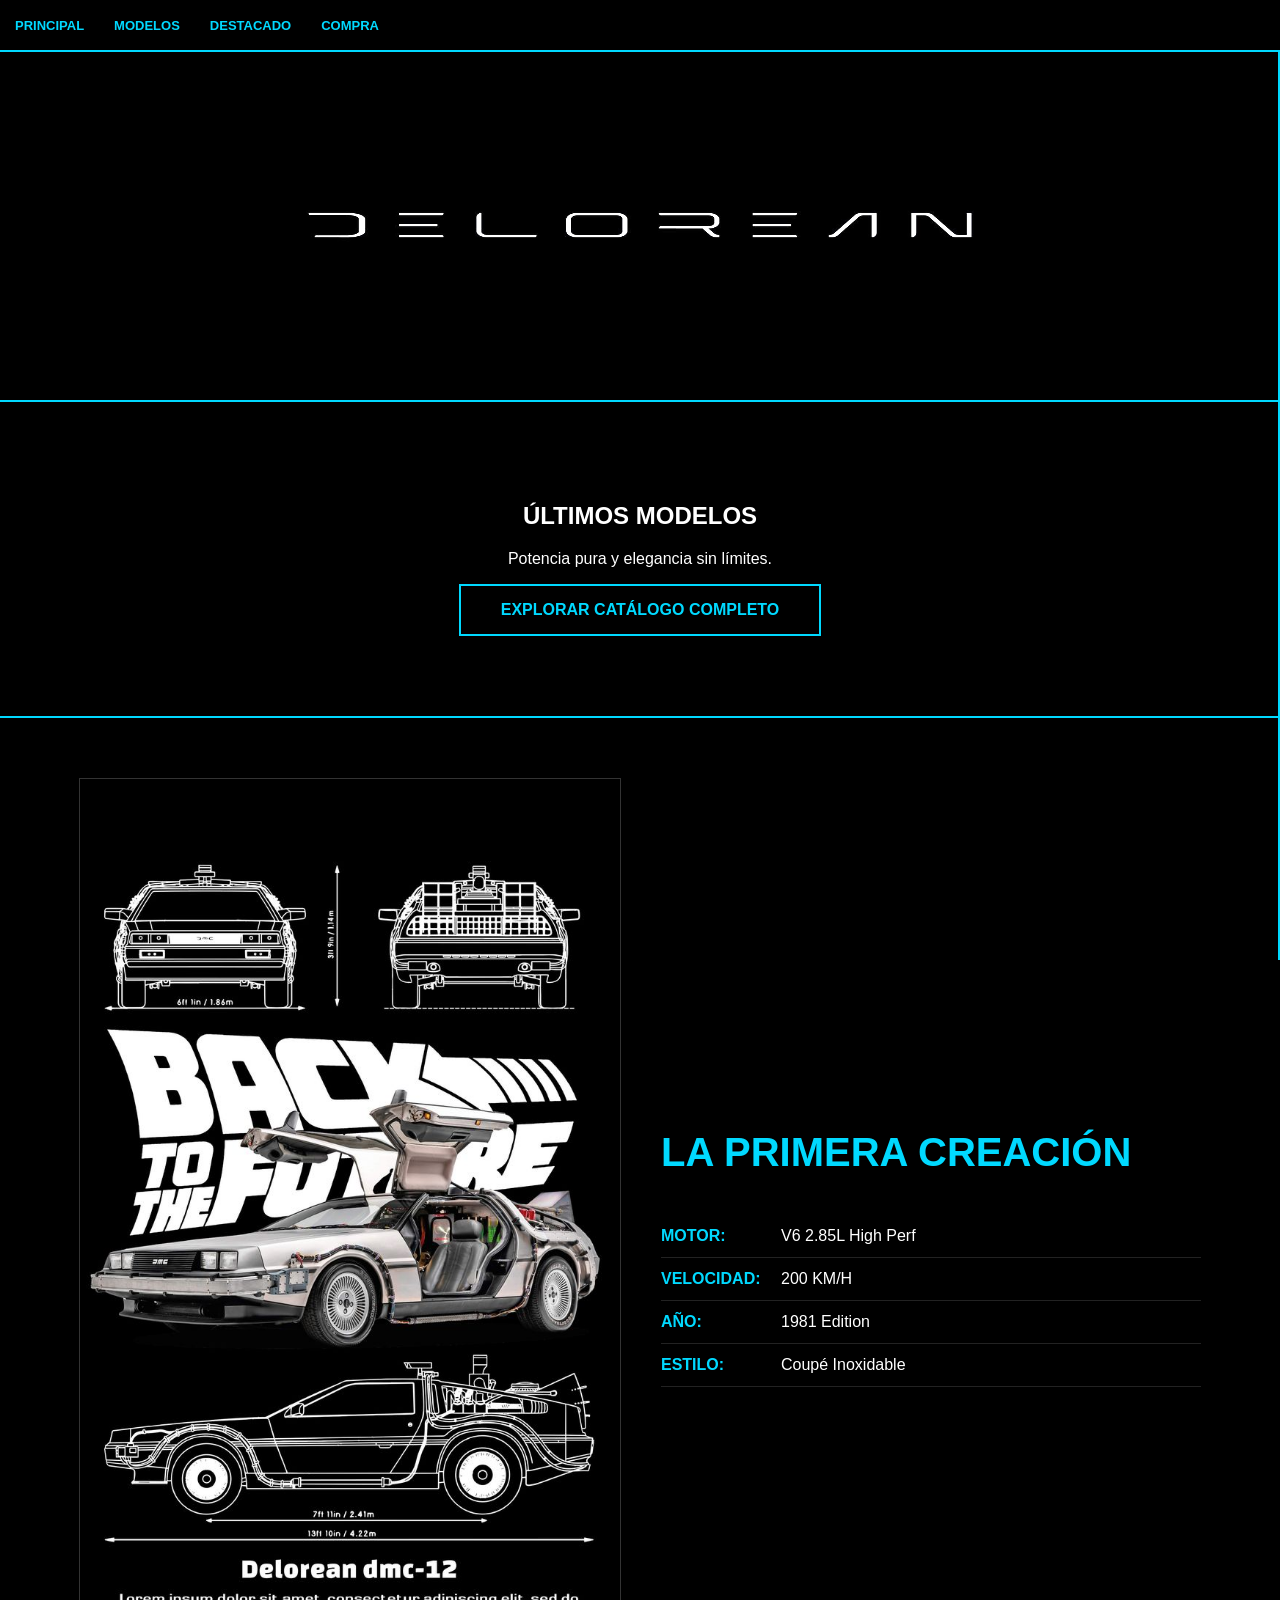
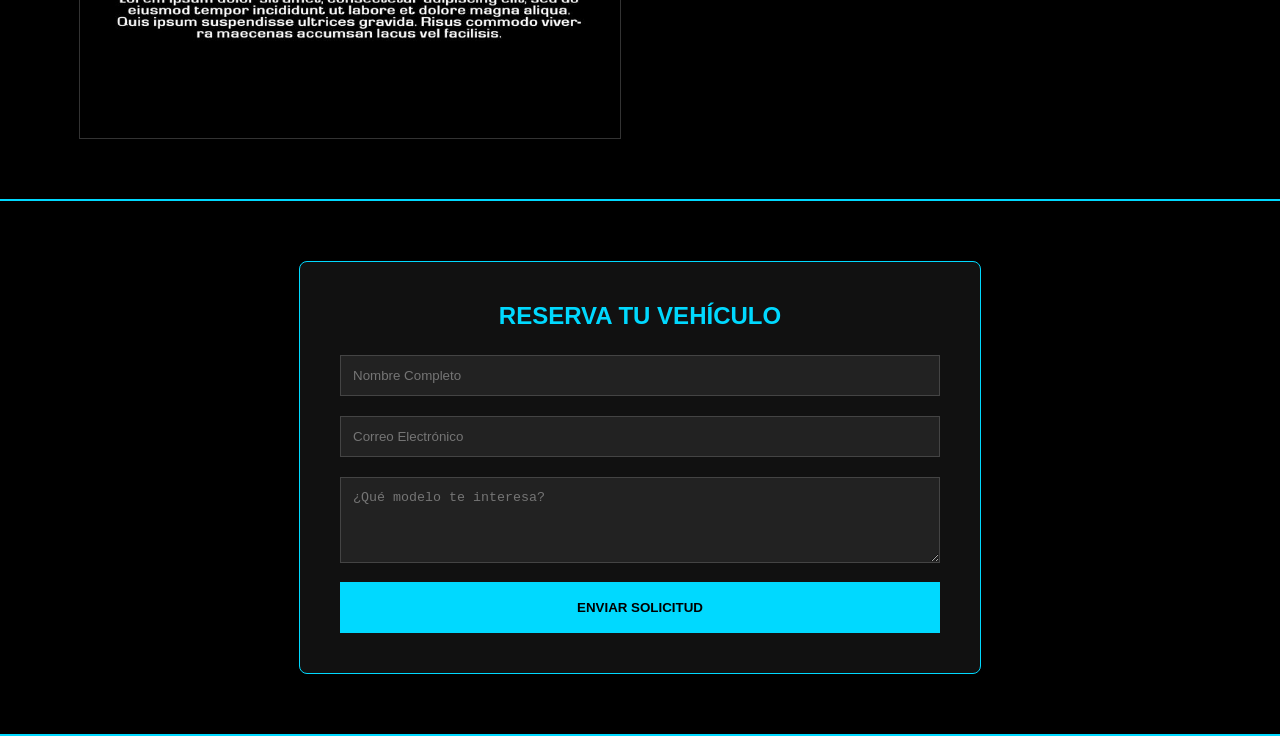
<file: index.html>
<!DOCTYPE html>
<html lang="es">
<head>
    <meta charset="UTF-8">
    <meta name="viewport" content="width=device-width, initial-scale=1.0">
    <title>DeLorean | Luxury Motors</title>
    <style>
        /* --- PANTALLA DE BIENVENIDA --- */
        .intro-overlay {
            position: fixed; top: 0; left: 0; width: 100%; height: 100%;
            background: black; display: flex; justify-content: center;
            align-items: center; z-index: 2000;
            animation: fadeOut 0.8s forwards 1.8s;
        }
        /* Sin text-shadow neón */
        .intro-overlay h1 { color: #00d9ff; font-size: 4rem; letter-spacing: 10px; text-transform: uppercase; }
        @keyframes fadeOut { to { opacity: 0; visibility: hidden; } }

        /* --- ESTILOS GENERALES --- */
        body { margin: 0; font-family: Arial, sans-serif; background-color: #000; color: white; overflow-x: hidden; scroll-behavior: smooth; }

        /* --- NAVBAR --- */
        .navbar {
            background: #000; position: fixed; width: 100%; top: 0; height: 50px;
            z-index: 1000; display: flex; align-items: center; border-bottom: 2px solid #00d9ff;
        }
        .navbar a { color: #00d9ff; padding: 14px 15px; text-decoration: none; font-weight: bold; text-transform: uppercase; font-size: 13px; }
        .navbar a:hover { background: #004a57; color: white; }

        .hamburger { display: none; color: #00d9ff; font-size: 25px; padding: 10px 20px; cursor: pointer; margin-left: auto; }

        /* MENU LATERAL */
        .menu-lateral {
            position: fixed; top: 0; right: -220px; width: 220px; height: 100%;
            background: #111; padding-top: 60px; transition: 0.3s; border-left: 2px solid #00d9ff; z-index: 999;
        }
        .menu-lateral a { display: block; color: #00d9ff; padding: 15px; text-decoration: none; border-bottom: 1px solid #222; }
        #toggle:checked ~ .menu-lateral { right: 0; }

        /* --- SECCIONES --- */
        section { padding: 60px 20px; border-bottom: 2px solid #00d9ff; }
        .header-logo { padding: 0; background: #000; text-align: center; margin-top: 50px; }
        .logo-full { width: 100%; max-height: 350px; object-fit: contain; filter: invert(1) brightness(1.5); display: block; }

        .seccion-modelos { text-align: center; padding: 80px 20px; }
        .btn-lujo {
            display: inline-block; padding: 15px 40px; border: 2px solid #00d9ff;
            color: #00d9ff; text-decoration: none; font-weight: bold; transition: 0.3s;
        }
        /* Hover sólido sin box-shadow */
        .btn-lujo:hover { background: #00d9ff; color: black; box-shadow: none; }

        /* --- SECCIÓN ESPECIAL --- */
        .caja-especial { display: flex; align-items: center; justify-content: center; flex-wrap: wrap; gap: 40px; max-width: 1200px; margin: 0 auto; }
        .caja-especial img { width: 45%; min-width: 300px; border: 1px solid #333; }
        .info-especial { width: 45%; min-width: 300px; }
        .tabla-datos { width: 100%; border-collapse: collapse; }
        .tabla-datos td { padding: 12px 0; border-bottom: 1px solid #222; }
        .tabla-datos .label { color: #00d9ff; font-weight: bold; width: 120px; }

        /* --- FORMULARIO --- */
        .card-compra { background: #111; max-width: 600px; margin: 0 auto; padding: 40px; border: 1px solid #00d9ff; border-radius: 8px; }
        input, textarea { width: 100%; padding: 12px; margin: 5px 0 15px 0; background: #222; border: 1px solid #444; color: white; box-sizing: border-box; }
        
        .btn-enviar { 
            width: 100%; padding: 18px; background: #00d9ff; color: black; border: none; 
            font-weight: bold; cursor: pointer; text-transform: uppercase; transition: 0.3s; 
        }
        /* Hover sin brillo */
        .btn-enviar:hover { background: #fff; box-shadow: none; transform: translateY(-2px); }

        @media (max-width: 768px) {
            .navbar a { display: none; }
            .hamburger { display: block; }
        }
    </style>
</head>
<body>

    <div class="intro-overlay"><h1>DELOREAN</h1></div>

    <input type="checkbox" id="toggle" hidden>

    <nav class="navbar">
        <a href="#inicio">Principal</a>
        <a href="modelos.html">Modelos</a>
        <a href="#especial">Destacado</a>
        <a href="#compra">Compra</a>
        <label for="toggle" class="hamburger">☰</label>
    </nav>

    <div class="menu-lateral">
        <a href="#inicio">Principal</a>
        <a href="modelos.html">Modelos</a>
        <a href="#especial">Destacado</a>
        <a href="#compra">Compra</a>
    </div>

    <section id="inicio" class="header-logo">
        <img src="img/logo.jpg" alt="DeLorean Logo" class="logo-full">
    </section>

    <section id="modelos" class="seccion-modelos">
        <h2>ÚLTIMOS MODELOS</h2>
        <p>Potencia pura y elegancia sin límites.</p>
        <a href="modelos.html" class="btn-lujo">EXPLORAR CATÁLOGO COMPLETO</a>
    </section>

    <section id="especial">
        <div class="caja-especial">
            <img src="img/primero.jpg" alt="DMC-12">
            <div class="info-especial">
                <h3 style="color:#00d9ff; font-size: 2.5rem; margin-top:0;">LA PRIMERA CREACIÓN</h3>
                <table class="tabla-datos">
                    <tr><td class="label">MOTOR:</td><td>V6 2.85L High Perf</td></tr>
                    <tr><td class="label">VELOCIDAD:</td><td>200 KM/H</td></tr>
                    <tr><td class="label">AÑO:</td><td>1981 Edition</td></tr>
                    <tr><td class="label">ESTILO:</td><td>Coupé Inoxidable</td></tr>
                </table>
            </div> 
        </div>
    </section>

    <section id="compra">
        <div class="card-compra">
            <h2 style="color:#00d9ff; text-align:center; margin-top:0;">RESERVA TU VEHÍCULO</h2>
             <form action="https://formspree.io/f/mvzlyawv" method="POST">
                <input type="text" name="name" placeholder="Nombre Completo" required>
                <input type="email" name="email" placeholder="Correo Electrónico" required>
                <textarea name="message" placeholder="¿Qué modelo te interesa?" rows="4" required></textarea>
                <button type="submit" class="btn-enviar">Enviar Solicitud</button>
            </form>
        </div>
    </section>

</body>
</html>
</file>
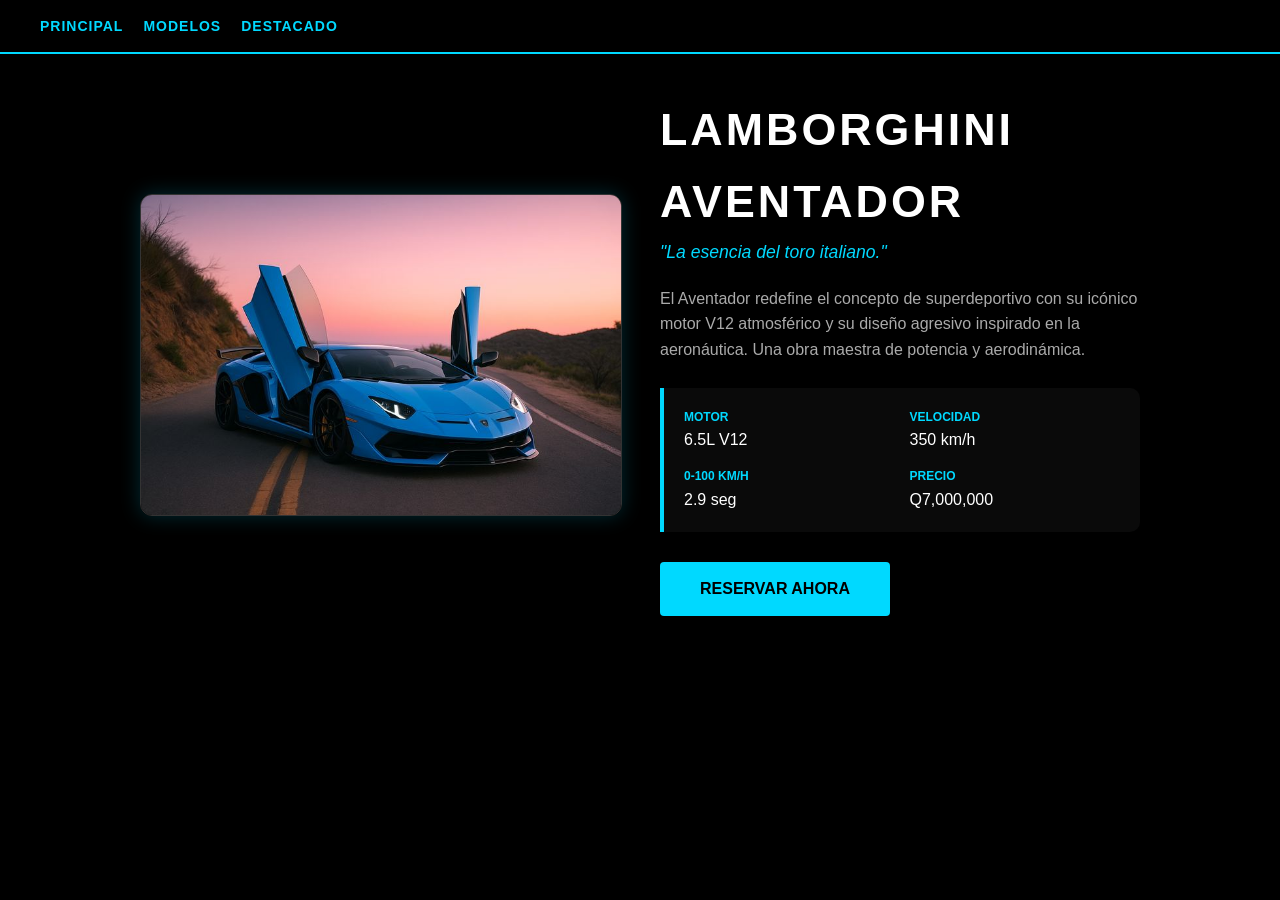
<file: aventador.html>
<!DOCTYPE html>
<html lang="es">
<head>
    <meta charset="UTF-8">
    <meta name="viewport" content="width=device-width, initial-scale=1.0">
    <title>Lamborghini Aventador | DeLorean</title>
    <link rel="stylesheet" href="estilos-carros.css">
    <style>
        .navbar { justify-content: flex-start; }
        .hamburger { display: none; }
        
        .foto-carro img {
            width: 100%;
            max-width: 800px;
            height: auto;
            display: block;
            border-radius: 12px;
            border: 1px solid #333;
            box-shadow: 0 0 20px rgba(0, 217, 255, 0.2);
        }

        @media (max-width: 768px) {
            .navbar a:not(.hamburger) { display: none; }
            .hamburger { display: block; }
        }
    </style>
</head>
<body>

    <input type="checkbox" id="toggle" hidden>
    <label for="toggle" class="capa-cerrar"></label>

    <nav class="navbar">
        <a href="index.html">Principal</a>
        <a href="modelos.html">Modelos</a>
        <a href="index.html#especial">Destacado</a>
        <label for="toggle" class="hamburger">☰</label>
    </nav>

    <div class="menu-lateral">
        <a href="index.html">Principal</a>
        <a href="modelos.html">Modelos</a>
        <a href="index.html#especial">Destacado</a>
    </div>

    <div class="container">
        <div class="foto-carro">
            <img src="img/aventador.jpg" alt="Lamborghini Aventador">
        </div>

        <div class="info-carro">
            <h1>Lamborghini Aventador</h1>
            <span class="subtitulo">"La esencia del toro italiano."</span>
            
            <p class="descripcion">
                El Aventador redefine el concepto de superdeportivo con su icónico motor V12 atmosférico y su diseño agresivo inspirado en la aeronáutica. Una obra maestra de potencia y aerodinámica.
            </p>

            <div class="specs-box">
                <div class="spec-item"><b>Motor</b> 6.5L V12</div>
                <div class="spec-item"><b>Velocidad</b> 350 km/h</div>
                <div class="spec-item"><b>0-100 km/h</b> 2.9 seg</div>
                <div class="spec-item"><b>Precio</b> Q7,000,000</div>
            </div>

            <a href="index.html#compra" class="btn-reserva">Reservar Ahora</a>
        </div>
    </div>

</body>
</html>
</file>
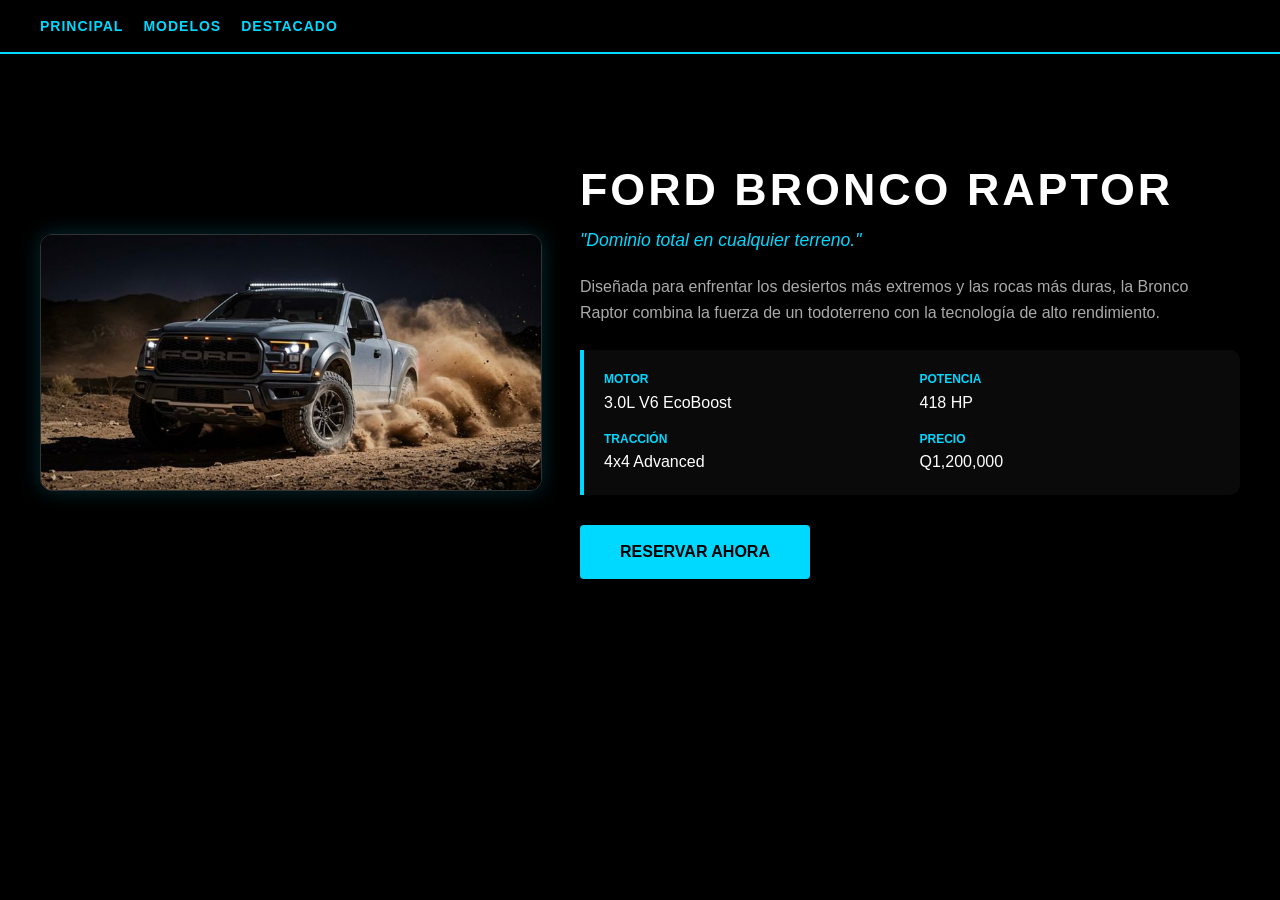
<file: bronco raptor.html>
<!DOCTYPE html>
<html lang="es">
<head>
    <meta charset="UTF-8">
    <meta name="viewport" content="width=device-width, initial-scale=1.0">
    <title>Ford Bronco Raptor | DeLorean</title>
    <link rel="stylesheet" href="estilos-carros.css">
    <style>
        .navbar { justify-content: flex-start; }
        .hamburger { display: none; }
        
        /* Layout Split */
        .container { display: flex; align-items: center; gap: 40px; flex-wrap: wrap; padding: 100px 20px; max-width: 1200px; margin: 0 auto; }
        .foto-carro, .info-carro { flex: 1; min-width: 300px; }

        .foto-carro img {
            width: 100%;
            height: auto;
            border-radius: 12px;
            border: 1px solid #333;
            box-shadow: 0 0 20px rgba(0, 217, 255, 0.2);
        }

        @media (max-width: 768px) {
            .navbar a:not(.hamburger) { display: none; }
            .hamburger { display: block; }
            .container { flex-direction: column; padding-top: 80px; }
        }
    </style>
</head>
<body>

    <input type="checkbox" id="toggle" hidden>
    <label for="toggle" class="capa-cerrar"></label>

    <nav class="navbar">
        <a href="index.html">Principal</a>
        <a href="modelos.html">Modelos</a>
        <a href="index.html#especial">Destacado</a>
        <label for="toggle" class="hamburger">☰</label>
    </nav>

    <div class="menu-lateral">
        <a href="index.html">Principal</a>
        <a href="modelos.html">Modelos</a>
        <a href="index.html#especial">Destacado</a>
    </div>

    <div class="container">
        <div class="foto-carro">
            <img src="img/bronco raptor.jpg" alt="Ford Bronco Raptor">
        </div>

        <div class="info-carro">
            <h1>Ford Bronco Raptor</h1>
            <span class="subtitulo">"Dominio total en cualquier terreno."</span>
            
            <p class="descripcion">
                Diseñada para enfrentar los desiertos más extremos y las rocas más duras, la Bronco Raptor combina la fuerza de un todoterreno con la tecnología de alto rendimiento.
            </p>

            <div class="specs-box">
                <div class="spec-item"><b>Motor</b> 3.0L V6 EcoBoost</div>
                <div class="spec-item"><b>Potencia</b> 418 HP</div>
                <div class="spec-item"><b>Tracción</b> 4x4 Advanced</div>
                <div class="spec-item"><b>Precio</b> Q1,200,000</div>
                
            </div>

            <a href="index.html#compra" class="btn-reserva">Reservar Ahora</a>
        </div>
    </div>
</body>
</html>
</file>
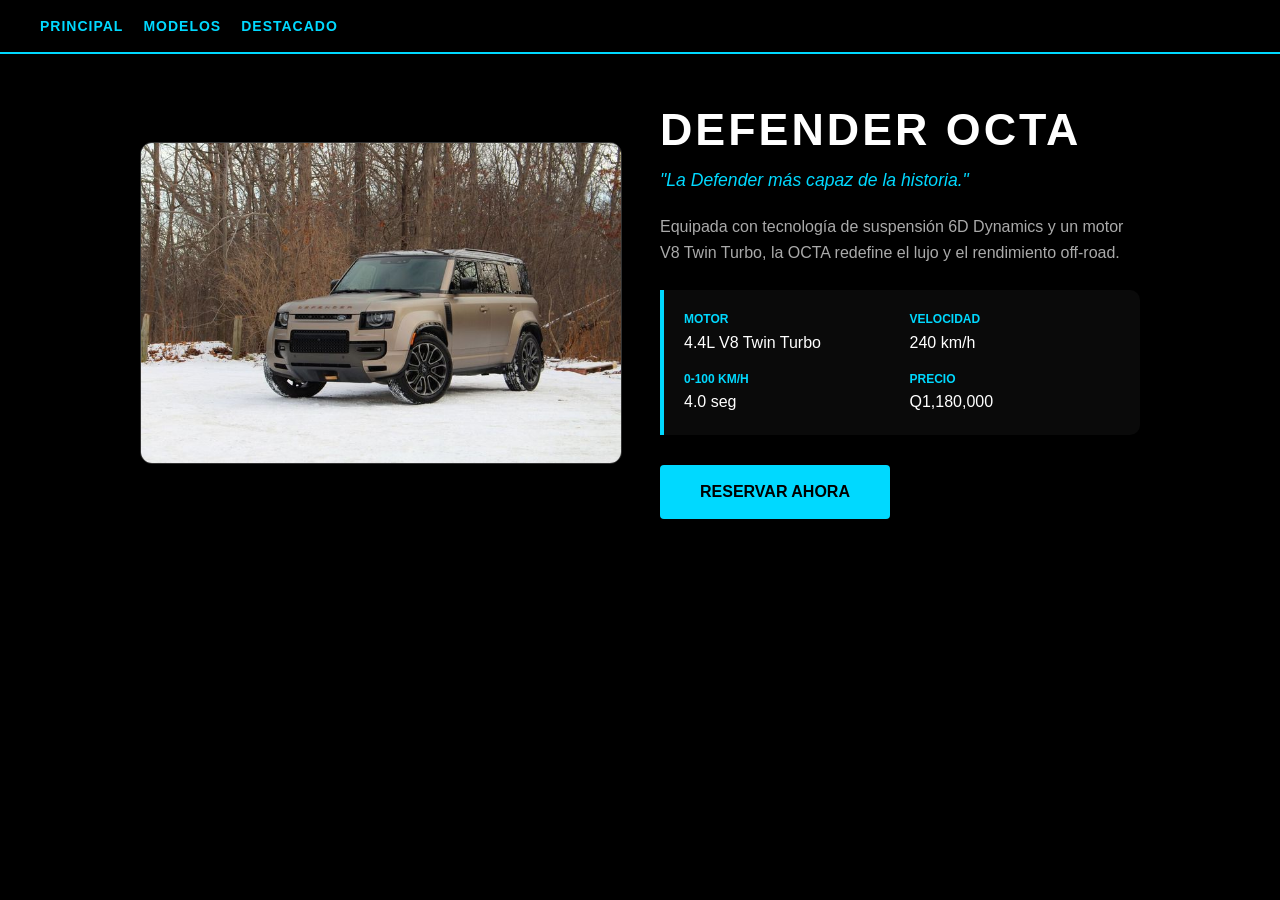
<file: defender octa.html>
<!DOCTYPE html>
<html lang="es">
<head>
    <meta charset="UTF-8">
    <meta name="viewport" content="width=device-width, initial-scale=1.0">
    <title>Defender OCTA | DeLorean</title>
    <link rel="stylesheet" href="estilos-carros.css">
    <style>
        .navbar { justify-content: flex-start; }
        .hamburger { display: none; }
        @media (max-width: 768px) {
            .navbar a:not(.hamburger-link) { display: none; }
            .hamburger { display: block; }
        }
    </style>
</head>
<body>
    <input type="checkbox" id="toggle" hidden>
    <nav class="navbar">
        <a href="index.html">Principal</a>
        <a href="modelos.html">Modelos</a>
        <a href="index.html#especial">Destacado</a>
        <label for="toggle" class="hamburger">☰</label>
    </nav>
    <div class="menu-lateral">
        <a href="index.html">Principal</a>
        <a href="modelos.html">Modelos</a>
        <a href="index.html#especial">Destacado</a>
    </div>
    <div class="container">
        <div class="foto-carro">
            <img src="img/defender octa.jpg" alt="Land Rover Defender OCTA">
        </div>
        <div class="info-carro">
            <h1>Defender OCTA</h1>
            <span class="subtitulo">"La Defender más capaz de la historia."</span>
            <p class="descripcion">
                Equipada con tecnología de suspensión 6D Dynamics y un motor V8 Twin Turbo, la OCTA redefine el lujo y el rendimiento off-road.
            </p>
            <div class="specs-box">
                <div class="spec-item"><b>Motor</b> 4.4L V8 Twin Turbo</div>
                <div class="spec-item"><b>Velocidad</b> 240 km/h</div>
                <div class="spec-item"><b>0-100 km/h</b> 4.0 seg</div>
                <div class="spec-item"><b>Precio</b> Q1,180,000</div>
            </div>
            <a href="index.html#compra" class="btn-reserva">Reservar Ahora</a>
        </div>
    </div>
</body>
</html>
</file>
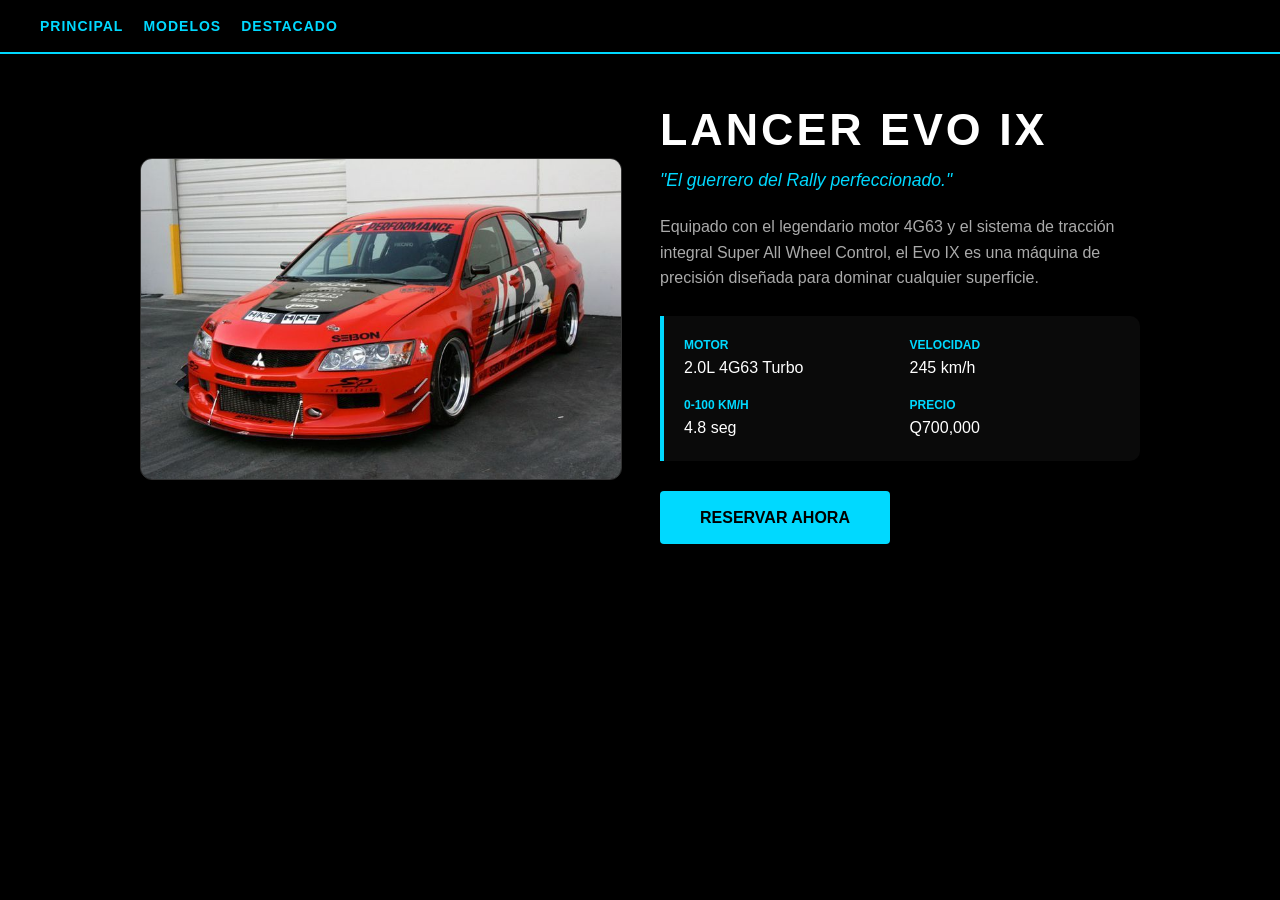
<file: evo 9.html>
<!DOCTYPE html>
<html lang="es">
<head>
    <meta charset="UTF-8">
    <meta name="viewport" content="width=device-width, initial-scale=1.0">
    <title>Mitsubishi Lancer Evo IX | DeLorean</title>
    <link rel="stylesheet" href="estilos-carros.css">
    <style>
        .navbar { justify-content: flex-start; }
        .hamburger { display: none; }
        
        .foto-carro img {
            width: 100%;
            max-width: 800px;
            height: auto;
            display: block;
            border-radius: 12px;
            border: 1px solid #333;
        }

        @media (max-width: 768px) {
            .navbar a:not(.hamburger) { display: none; }
            .hamburger { display: block; }
        }
    </style>
</head>
<body>

    <input type="checkbox" id="toggle" hidden>
    <label for="toggle" class="capa-cerrar"></label>

    <nav class="navbar">
        <a href="index.html">Principal</a>
        <a href="modelos.html">Modelos</a>
        <a href="index.html#especial">Destacado</a>
        <label for="toggle" class="hamburger">☰</label>
    </nav>

    <div class="menu-lateral">
        <a href="index.html">Principal</a>
        <a href="modelos.html">Modelos</a>
        <a href="index.html#especial">Destacado</a>
    </div>

    <div class="container">
        <div class="foto-carro">
            <img src="img/evo 9.jpg" alt="Mitsubishi Lancer Evolution IX">
        </div>

        <div class="info-carro">
            <h1>Lancer Evo IX</h1>
            <span class="subtitulo">"El guerrero del Rally perfeccionado."</span>
            
            <p class="descripcion">
                Equipado con el legendario motor 4G63 y el sistema de tracción integral Super All Wheel Control, el Evo IX es una máquina de precisión diseñada para dominar cualquier superficie.
            </p>

            <div class="specs-box">
                <div class="spec-item"><b>Motor</b> 2.0L 4G63 Turbo</div>
                <div class="spec-item"><b>Velocidad</b> 245 km/h</div>
                <div class="spec-item"><b>0-100 km/h</b> 4.8 seg</div>
                <div class="spec-item"><b>Precio</b> Q700,000</div>
            </div>

            <a href="index.html#compra" class="btn-reserva">Reservar Ahora</a>
        </div>
    </div>

</body>
</html>
</file>
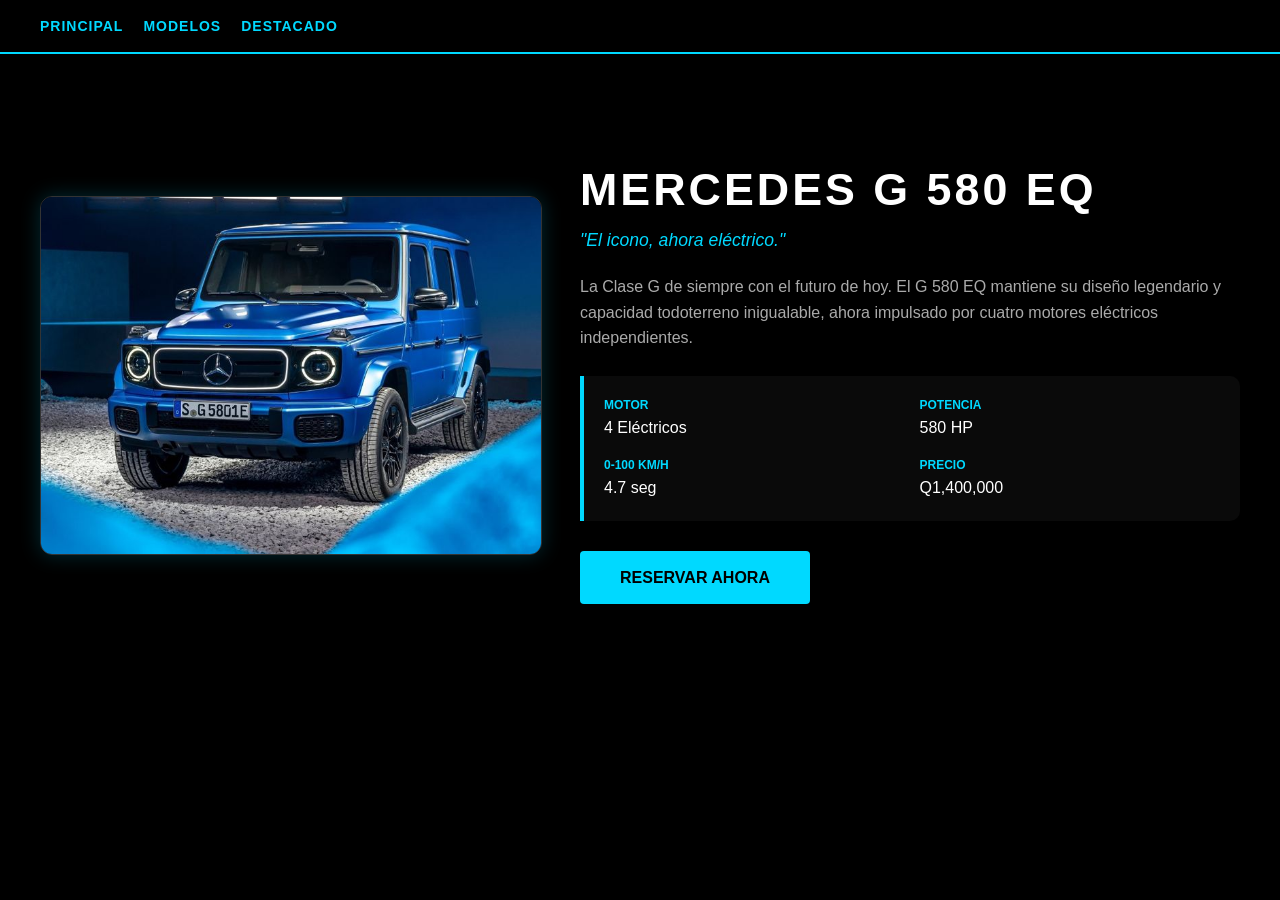
<file: g 580 eq.html>
<!DOCTYPE html>
<html lang="es">
<head>
    <meta charset="UTF-8">
    <meta name="viewport" content="width=device-width, initial-scale=1.0">
    <title>Mercedes G 580 EQ | DeLorean</title>
    <link rel="stylesheet" href="estilos-carros.css">
    <style>
        .navbar { justify-content: flex-start; }
        .hamburger { display: none; }
        
        .container { display: flex; align-items: center; gap: 40px; flex-wrap: wrap; padding: 100px 20px; max-width: 1200px; margin: 0 auto; }
        .foto-carro, .info-carro { flex: 1; min-width: 300px; }

        .foto-carro img {
            width: 100%;
            height: auto;
            border-radius: 12px;
            border: 1px solid #333;
            box-shadow: 0 0 20px rgba(0, 217, 255, 0.2);
        }

        @media (max-width: 768px) {
            .navbar a:not(.hamburger) { display: none; }
            .hamburger { display: block; }
            .container { flex-direction: column; padding-top: 80px; }
        }
    </style>
</head>
<body>

    <input type="checkbox" id="toggle" hidden>
    <label for="toggle" class="capa-cerrar"></label>

    <nav class="navbar">
        <a href="index.html">Principal</a>
        <a href="modelos.html">Modelos</a>
        <a href="index.html#especial">Destacado</a>
        <label for="toggle" class="hamburger">☰</label>
    </nav>

    <div class="menu-lateral">
        <a href="index.html">Principal</a>
        <a href="modelos.html">Modelos</a>
        <a href="index.html#especial">Destacado</a>
    </div>

    <div class="container">
        <div class="foto-carro">
            <img src="img/g 580 eq.jpg" alt="Mercedes G 580 EQ">
        </div>

        <div class="info-carro">
            <h1>Mercedes G 580 EQ</h1>
            <span class="subtitulo">"El icono, ahora eléctrico."</span>
            
            <p class="descripcion">
                La Clase G de siempre con el futuro de hoy. El G 580 EQ mantiene su diseño legendario y capacidad todoterreno inigualable, ahora impulsado por cuatro motores eléctricos independientes.
            </p>

            <div class="specs-box">
                <div class="spec-item"><b>Motor</b> 4 Eléctricos</div>
                <div class="spec-item"><b>Potencia</b> 580 HP</div>
                <div class="spec-item"><b>0-100 km/h</b> 4.7 seg</div>
                <div class="spec-item"><b>Precio</b> Q1,400,000</div>
            </div>

            <a href="index.html#compra" class="btn-reserva">Reservar Ahora</a>
        </div>
    </div>
</body>
</html>
</file>
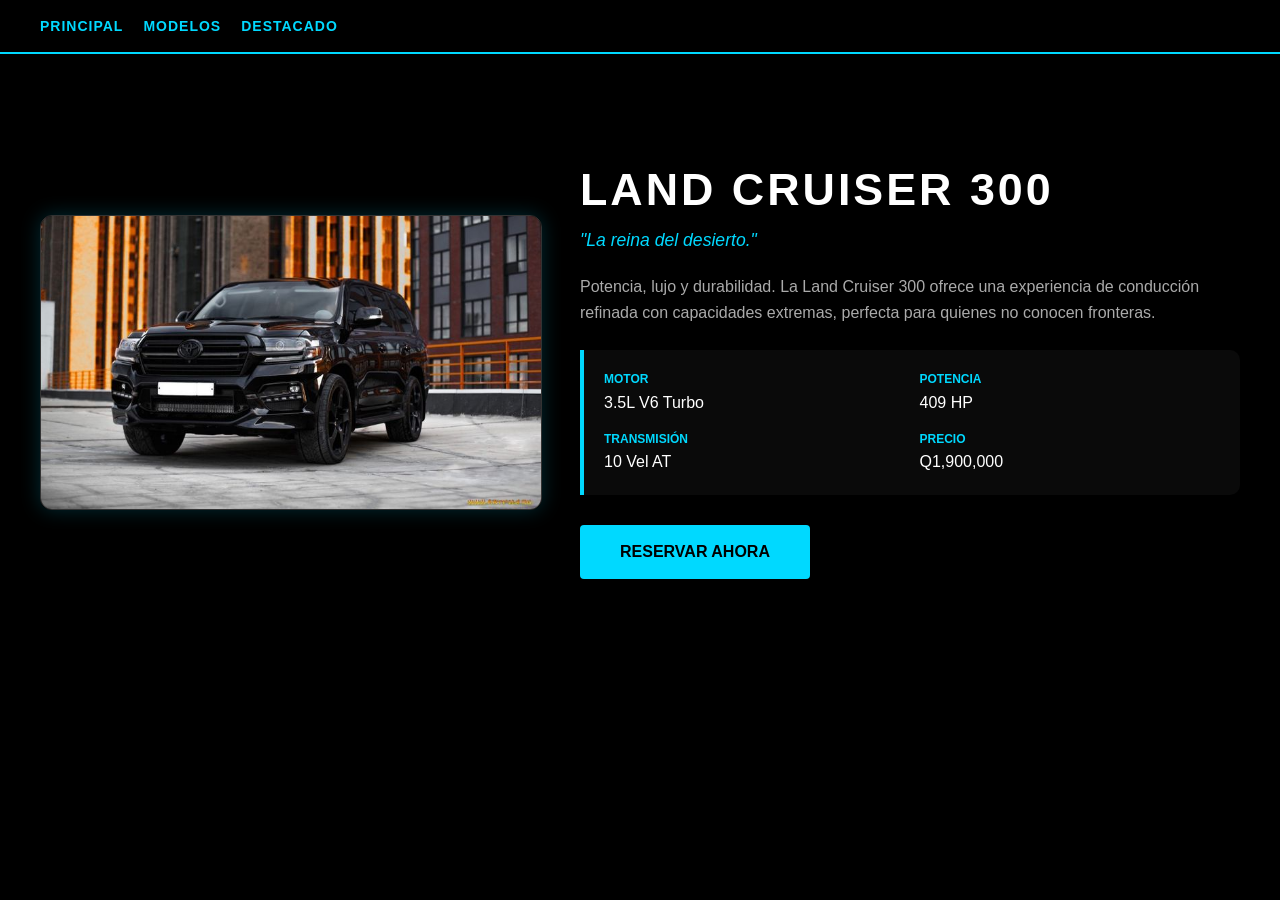
<file: land cruiser 300.html>
<!DOCTYPE html>
<html lang="es">
<head>
    <meta charset="UTF-8">
    <meta name="viewport" content="width=device-width, initial-scale=1.0">
    <title>Toyota Land Cruiser 300 | DeLorean</title>
    <link rel="stylesheet" href="estilos-carros.css">
    <style>
        .navbar { justify-content: flex-start; }
        .hamburger { display: none; }
        
        .container { display: flex; align-items: center; gap: 40px; flex-wrap: wrap; padding: 100px 20px; max-width: 1200px; margin: 0 auto; }
        .foto-carro, .info-carro { flex: 1; min-width: 300px; }

        .foto-carro img {
            width: 100%;
            height: auto;
            border-radius: 12px;
            border: 1px solid #333;
            box-shadow: 0 0 20px rgba(0, 217, 255, 0.2);
        }

        @media (max-width: 768px) {
            .navbar a:not(.hamburger) { display: none; }
            .hamburger { display: block; }
            .container { flex-direction: column; padding-top: 80px; }
        }
    </style>
</head>
<body>

    <input type="checkbox" id="toggle" hidden>
    <label for="toggle" class="capa-cerrar"></label>

    <nav class="navbar">
        <a href="index.html">Principal</a>
        <a href="modelos.html">Modelos</a>
        <a href="index.html#especial">Destacado</a>
        <label for="toggle" class="hamburger">☰</label>
    </nav>

    <div class="menu-lateral">
        <a href="index.html">Principal</a>
        <a href="modelos.html">Modelos</a>
        <a href="index.html#especial">Destacado</a>
    </div>

    <div class="container">
        <div class="foto-carro">
            <img src="img/land cruiser 300.jpg" alt="Toyota Land Cruiser 300">
        </div>

        <div class="info-carro">
            <h1>Land Cruiser 300</h1>
            <span class="subtitulo">"La reina del desierto."</span>
            
            <p class="descripcion">
                Potencia, lujo y durabilidad. La Land Cruiser 300 ofrece una experiencia de conducción refinada con capacidades extremas, perfecta para quienes no conocen fronteras.
            </p>

            <div class="specs-box">
                <div class="spec-item"><b>Motor</b> 3.5L V6 Turbo</div>
                <div class="spec-item"><b>Potencia</b> 409 HP</div>
                <div class="spec-item"><b>Transmisión</b> 10 Vel AT</div>
                <div class="spec-item"><b>Precio</b> Q1,900,000</div>
            </div>

            <a href="index.html#compra" class="btn-reserva">Reservar Ahora</a>
        </div>
    </div>
</body>
</html>
</file>
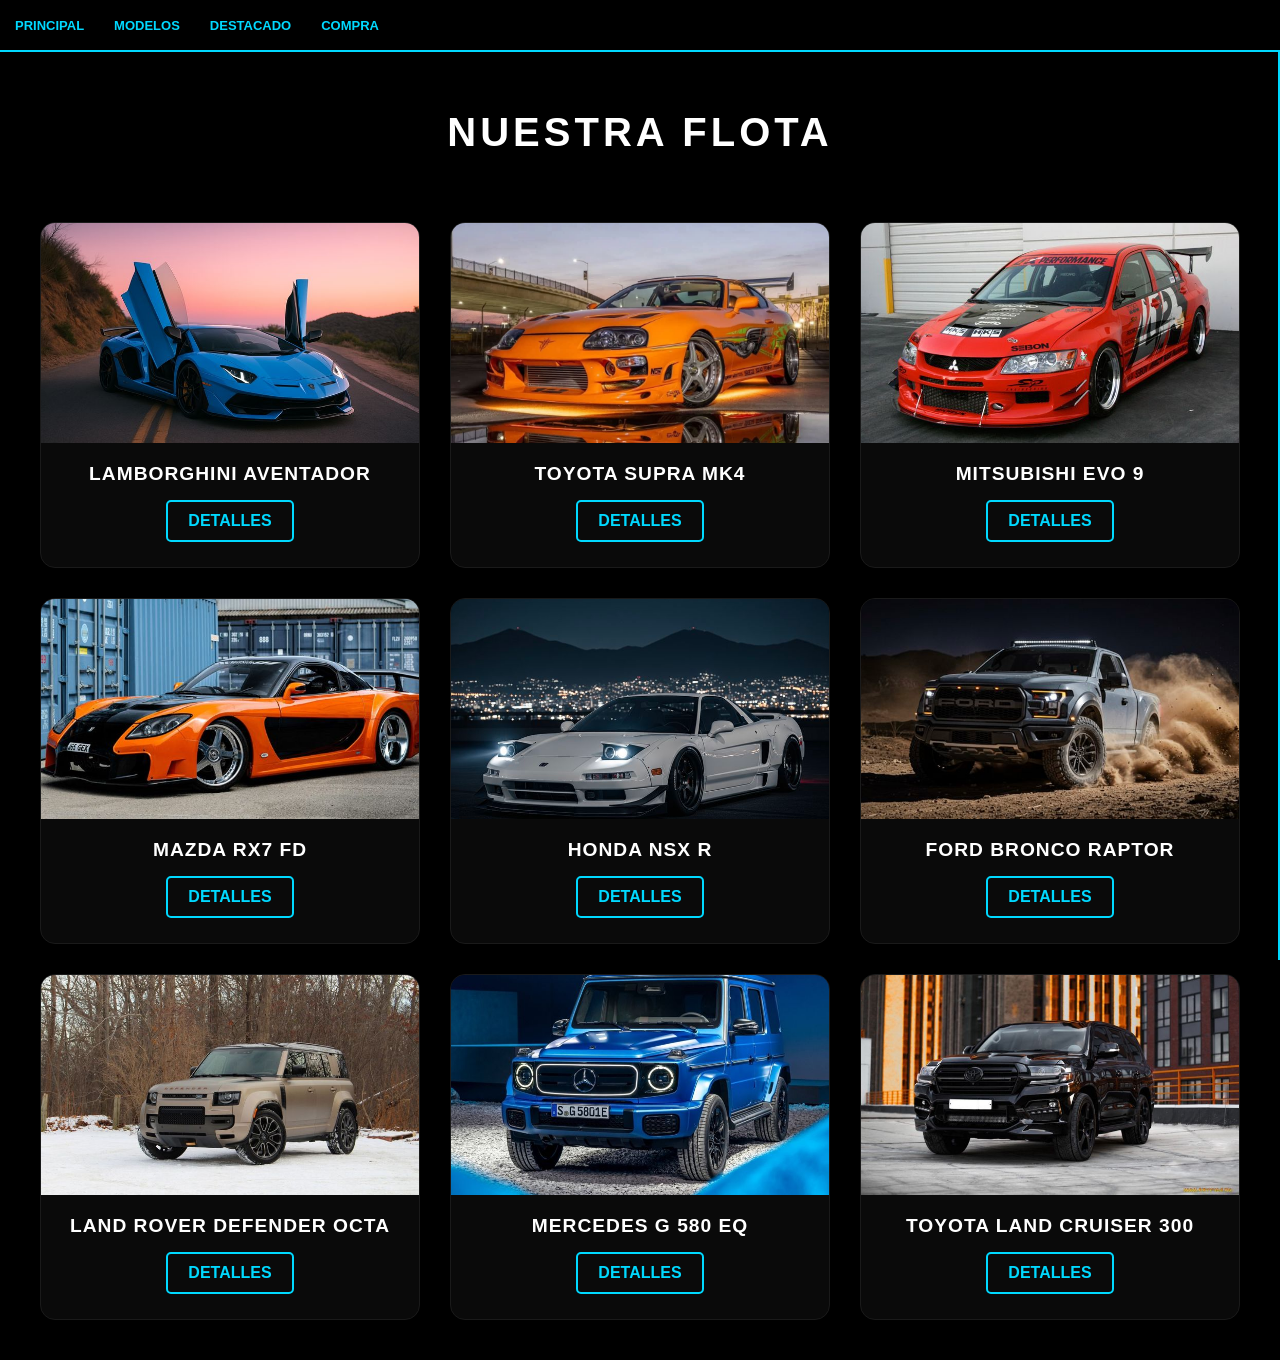
<file: modelos.html>
<!DOCTYPE html>
<html lang="es">
<head>
    <meta charset="UTF-8">
    <meta name="viewport" content="width=device-width, initial-scale=1.0">
    <title>Modelos | DeLorean Luxury</title>
    <style>
        body { margin: 0; font-family: 'Segoe UI', sans-serif; background: #000; color: white; text-align: center; overflow-x: hidden; }
        
        /* --- NAVBAR (Igual al Index) --- */
        .navbar { 
            background: #000; height: 50px; display: flex; align-items: center; 
            border-bottom: 2px solid #00d9ff; position: fixed; width: 100%; top: 0; z-index: 1000; 
        }
        .navbar a { color: #00d9ff; padding: 0 15px; text-decoration: none; font-weight: bold; text-transform: uppercase; font-size: 13px; }
        .navbar a:hover { background: #004a57; color: white; }

        .hamburger { display: none; color: #00d9ff; font-size: 25px; padding: 10px 20px; cursor: pointer; margin-left: auto; }

        /* --- MENÚ LATERAL --- */
        .menu-lateral {
            position: fixed; top: 0; right: -220px; width: 220px; height: 100%;
            background: #111; padding-top: 60px; transition: 0.3s; border-left: 2px solid #00d9ff; z-index: 999;
        }
        .menu-lateral a { display: block; color: #00d9ff; padding: 15px; text-decoration: none; border-bottom: 1px solid #222; text-align: left; }
        #toggle:checked ~ .menu-lateral { right: 0; }

        /* --- CUADRÍCULA Y TÍTULO --- */
        .titulo-seccion { margin-top: 110px; font-size: 2.5rem; text-transform: uppercase; letter-spacing: 4px; }

        .grid { 
            display: grid; 
            grid-template-columns: repeat(auto-fit, minmax(300px, 1fr)); 
            gap: 30px; padding: 40px; max-width: 1400px; margin: 0 auto; 
        }

        .card { 
            background: #0a0a0a; border: 1px solid #1a1a1a; border-radius: 15px; 
            padding-bottom: 25px; transition: 0.4s; overflow: hidden;
        }
        .card:hover { border-color: #00d9ff; transform: translateY(-10px); box-shadow: none; }
        
        .card img { width: 100%; height: 220px; object-fit: cover; display: block; background: #222; }
        .card h3 { margin: 20px 0 15px; text-transform: uppercase; letter-spacing: 1px; font-size: 1.2rem; }
        
        .btn-ver { 
            display: inline-block; padding: 10px 20px; border: 2px solid #00d9ff; 
            color: #00d9ff; text-decoration: none; font-weight: bold; border-radius: 5px; transition: 0.3s;
        }
        .btn-ver:hover { background: #00d9ff; color: black; box-shadow: none !important; }

        /* --- RESPONSIVE --- */
        @media (max-width: 768px) {
            .navbar a:not(.hamburger) { display: none; }
            .hamburger { display: block; }
        }
    </style>
</head>
<body>

    <input type="checkbox" id="toggle" hidden>

    <nav class="navbar">
        <a href="index.html#inicio">Principal</a>
        <a href="modelos.html">Modelos</a>
        <a href="index.html#especial">Destacado</a>
        <a href="index.html#compra">Compra</a>
        <label for="toggle" class="hamburger">☰</label>
    </nav>

    <div class="menu-lateral">
        <a href="index.html#inicio">Principal</a>
        <a href="modelos.html">Modelos</a>
        <a href="index.html#especial">Destacado</a>
        <a href="index.html#compra">Compra</a>
    </div>

    <h1 class="titulo-seccion">NUESTRA FLOTA</h1>

    <div class="grid">
        <div class="card">
            <img src="img/aventador.jpg" alt="Aventador">
            <h3>Lamborghini Aventador</h3>
            <a href="aventador.html" class="btn-ver">DETALLES</a>
        </div>

        <div class="card">
            <img src="img/supra mk4.jpg" alt="Supra MK4">
            <h3>Toyota Supra MK4</h3>
            <a href="supra mk4.html" class="btn-ver">DETALLES</a>
        </div>

        <div class="card">
            <img src="img/evo 9.jpg" alt="Evo 9">
            <h3>Mitsubishi Evo 9</h3>
            <a href="evo 9.html" class="btn-ver">DETALLES</a>
        </div>

        <div class="card">
            <img src="img/rx7 fd.jpg" alt="RX7 FD">
            <h3>Mazda RX7 FD</h3>
            <a href="rx7 fd.html" class="btn-ver">DETALLES</a>
        </div>

        <div class="card">
            <img src="img/nsx r.jpg" alt="NSX R">
            <h3>Honda NSX R</h3>
            <a href="nsx r.html" class="btn-ver">DETALLES</a>
        </div>

        <div class="card">
            <img src="img/bronco raptor.jpg" alt="Bronco Raptor">
            <h3>Ford Bronco Raptor</h3>
            <a href="bronco raptor.html" class="btn-ver">DETALLES</a>
        </div>

        <div class="card">
            <img src="img/defender octa.jpg" alt="Defender Octa">
            <h3>Land Rover Defender Octa</h3>
            <a href="defender octa.html" class="btn-ver">DETALLES</a>
        </div>

        <div class="card">
            <img src="img/g 580 eq.jpg" alt="G 580 EQ">
            <h3>Mercedes G 580 EQ</h3>
            <a href="g 580 eq.html" class="btn-ver">DETALLES</a>
        </div>

        <div class="card">
            <img src="img/land cruiser 300.jpg" alt="Land Cruiser 300">
            <h3>Toyota Land Cruiser 300</h3>
            <a href="land cruiser 300.html" class="btn-ver">DETALLES</a>
        </div>
    </div>

</body>
</html>
</file>
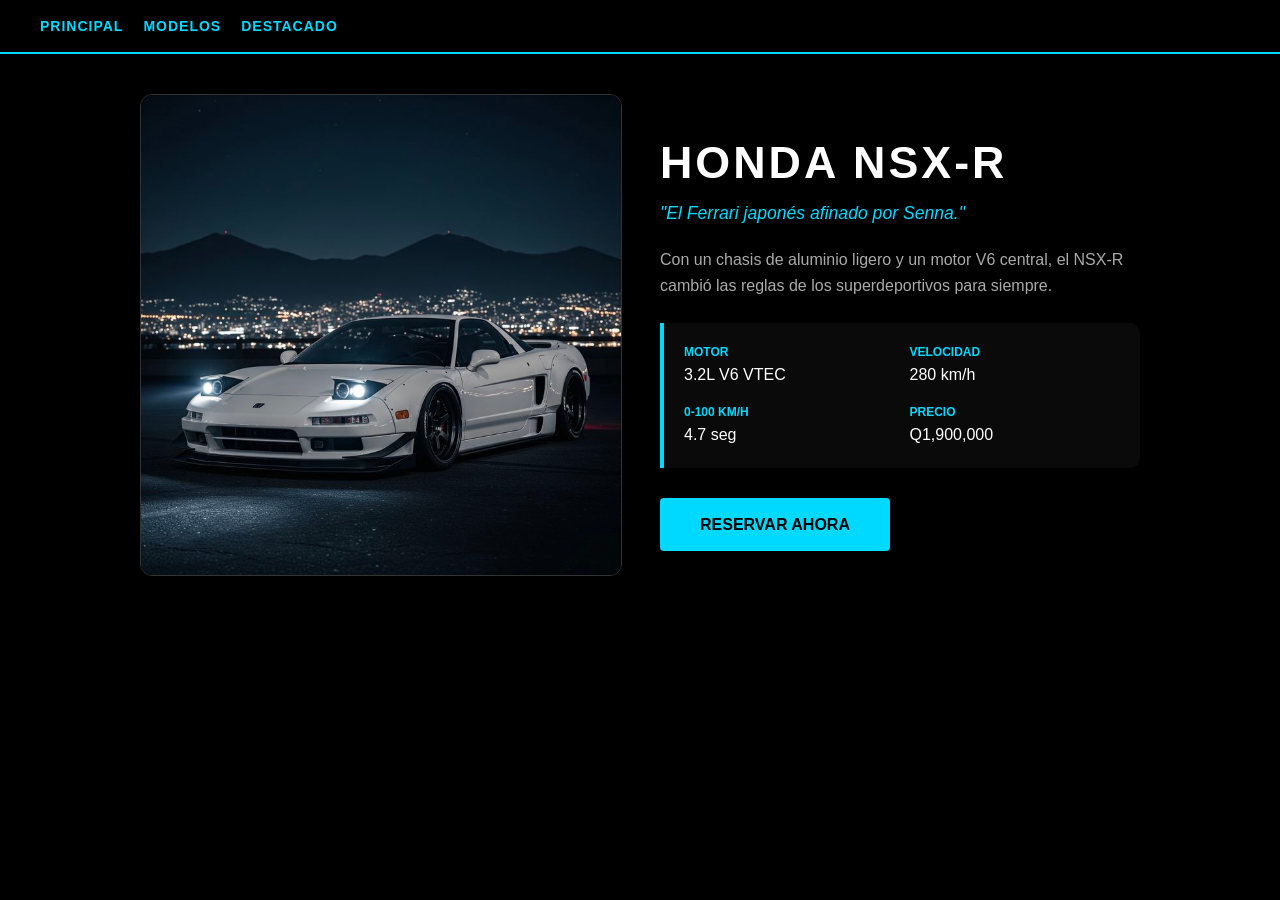
<file: nsx r.html>
<!DOCTYPE html>
<html lang="es">
<head>
    <meta charset="UTF-8">
    <meta name="viewport" content="width=device-width, initial-scale=1.0">
    <title>Honda NSX-R | DeLorean</title>
    <link rel="stylesheet" href="estilos-carros.css">
    <style>
        .navbar { justify-content: flex-start; }
        .hamburger { display: none; }
        @media (max-width: 768px) {
            .navbar a:not(.hamburger-link) { display: none; }
            .hamburger { display: block; }
        }
    </style>
</head>
<body>
    <input type="checkbox" id="toggle" hidden>
    <nav class="navbar">
        <a href="index.html">Principal</a>
        <a href="modelos.html">Modelos</a>
        <a href="index.html#especial">Destacado</a>
        <label for="toggle" class="hamburger">☰</label>
    </nav>
    <div class="menu-lateral">
        <a href="index.html">Principal</a>
        <a href="modelos.html">Modelos</a>
        <a href="index.html#especial">Destacado</a>
    </div>
    <div class="container">
        <div class="foto-carro">
            <img src="img/nsx r.jpg" alt="Honda NSX-R">
        </div>
        <div class="info-carro">
            <h1>Honda NSX-R</h1>
            <span class="subtitulo">"El Ferrari japonés afinado por Senna."</span>
            <p class="descripcion">
                Con un chasis de aluminio ligero y un motor V6 central, el NSX-R cambió las reglas de los superdeportivos para siempre.
            </p>
            <div class="specs-box">
                <div class="spec-item"><b>Motor</b> 3.2L V6 VTEC</div>
                <div class="spec-item"><b>Velocidad</b> 280 km/h</div>
                <div class="spec-item"><b>0-100 km/h</b> 4.7 seg</div>
                <div class="spec-item"><b>Precio</b> Q1,900,000</div>
            </div>
            <a href="index.html#compra" class="btn-reserva">Reservar Ahora</a>
        </div>
    </div>
</body>
</html>
</file>
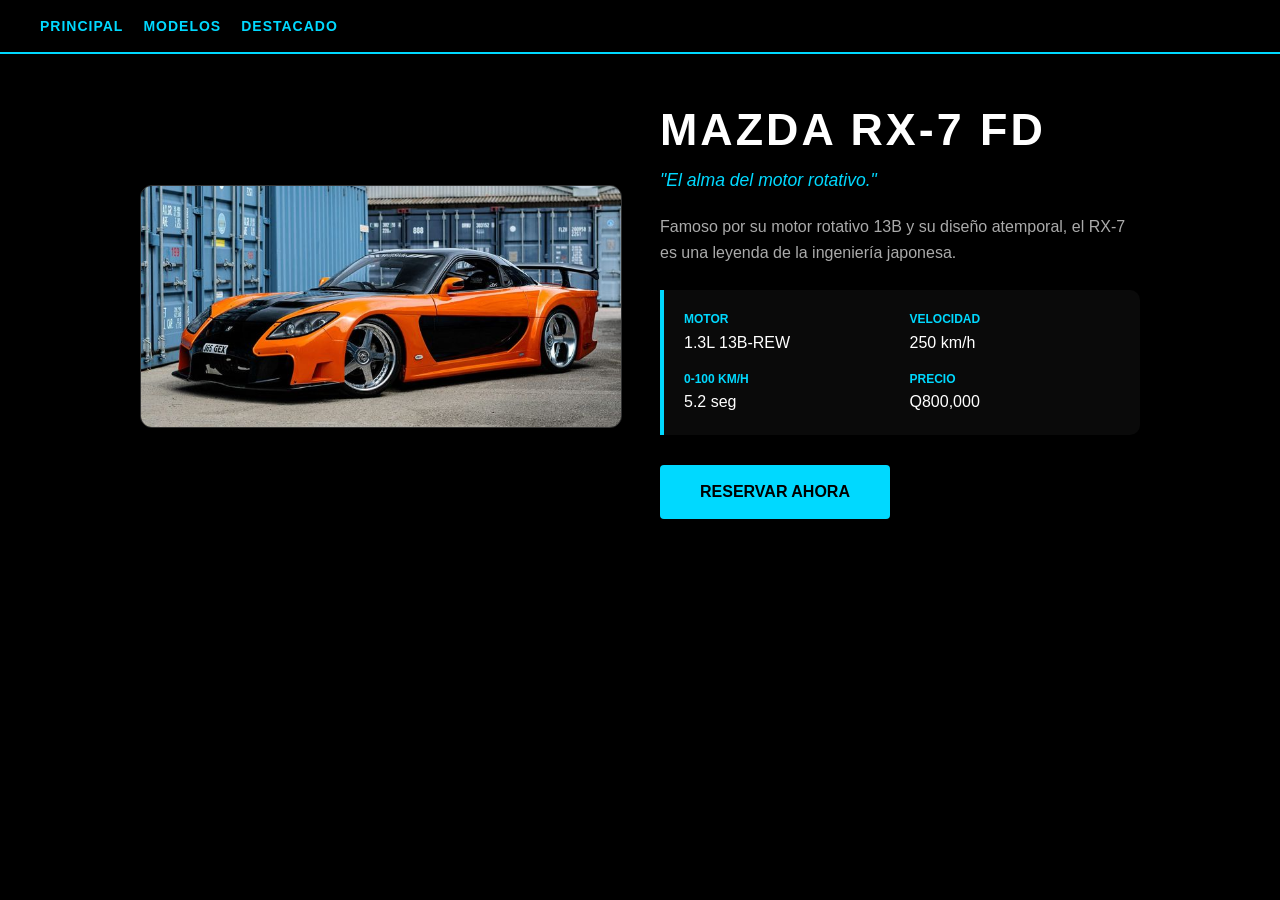
<file: rx7 fd.html>
<!DOCTYPE html>
<html lang="es">
<head>
    <meta charset="UTF-8">
    <meta name="viewport" content="width=device-width, initial-scale=1.0">
    <title>Mazda RX-7 FD | DeLorean</title>
    <link rel="stylesheet" href="estilos-carros.css">
    <style>
        .navbar { justify-content: flex-start; }
        .hamburger { display: none; }
        
        .foto-carro img {
            width: 100%;
            max-width: 800px;
            height: auto;
            display: block;
            border-radius: 12px;
        }

        @media (max-width: 768px) {
            .navbar a:not(.hamburger) { display: none; }
            .hamburger { display: block; }
        }
    </style>
</head>
<body>

    <input type="checkbox" id="toggle" hidden>
    <label for="toggle" class="capa-cerrar"></label>

    <nav class="navbar">
        <a href="index.html">Principal</a>
        <a href="modelos.html">Modelos</a>
        <a href="index.html#especial">Destacado</a>
        <label for="toggle" class="hamburger">☰</label>
    </nav>

    <div class="menu-lateral">
        <a href="index.html">Principal</a>
        <a href="modelos.html">Modelos</a>
        <a href="index.html#especial">Destacado</a>
    </div>

    <div class="container">
        <div class="foto-carro">
            <img src="img/rx7 fd.jpg" alt="Mazda RX-7 FD">
        </div>

        <div class="info-carro">
            <h1>Mazda RX-7 FD</h1>
            <span class="subtitulo">"El alma del motor rotativo."</span>
            
            <p class="descripcion">
                Famoso por su motor rotativo 13B y su diseño atemporal, el RX-7 es una leyenda de la ingeniería japonesa.
            </p>

            <div class="specs-box">
                <div class="spec-item"><b>Motor</b> 1.3L 13B-REW</div>
                <div class="spec-item"><b>Velocidad</b> 250 km/h</div>
                <div class="spec-item"><b>0-100 km/h</b> 5.2 seg</div>
                <div class="spec-item"><b>Precio</b> Q800,000</div>
            </div>

            <a href="index.html#compra" class="btn-reserva">Reservar Ahora</a>
        </div>
    </div>

</body>
</html>
</file>
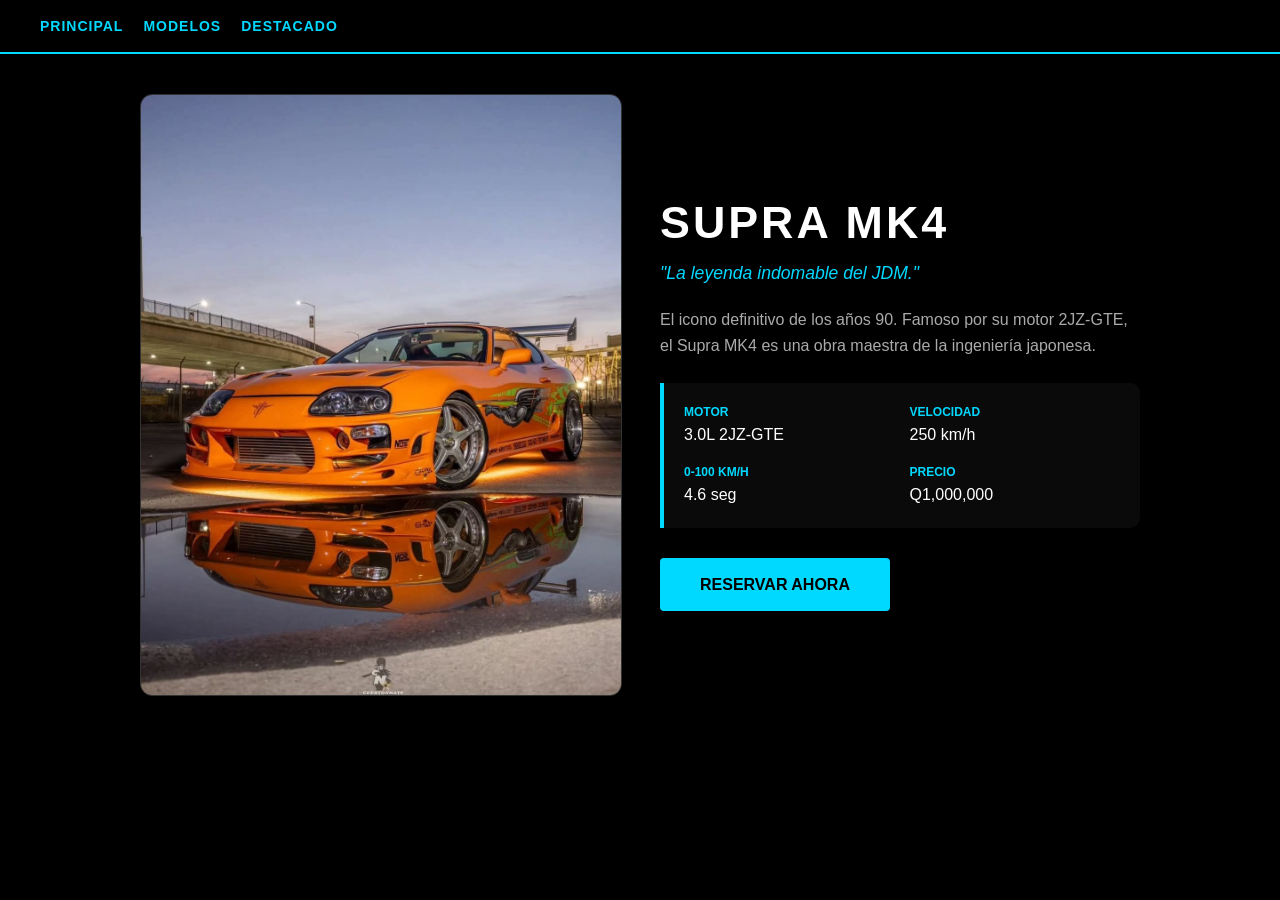
<file: supra mk4.html>
<!DOCTYPE html>
<html lang="es">
<head>
    <meta charset="UTF-8">
    <meta name="viewport" content="width=device-width, initial-scale=1.0">
    <title>Toyota Supra MK4 | DeLorean</title>
    <link rel="stylesheet" href="estilos-carros.css">
    <style>
        /* Ajuste para que la barra se vea igual que en tu index */
        .navbar {
            justify-content: flex-start; /* Alinea enlaces a la izquierda como el index */
        }
        
        /* Ocultar la hamburguesa por defecto (en PC) */
        .hamburger {
            display: none;
        }

        /* Responsive: Solo aparece en teléfonos (máximo 768px) */
        @media (max-width: 768px) {
            .navbar a:not(.hamburger-link) { 
                display: none; /* Esconde los links normales */
            }
            .hamburger { 
                display: block; /* Muestra el icono de hamburguesa */
            }
        }
    </style>
</head>
<body>

    <input type="checkbox" id="toggle" hidden>

    <nav class="navbar">
        <a href="index.html">Principal</a>
        <a href="modelos.html">Modelos</a>
        <a href="index.html#especial">Destacado</a>
        
        <label for="toggle" class="hamburger">☰</label>
    </nav>

    <div class="menu-lateral">
        <a href="index.html">Principal</a>
        <a href="modelos.html">Modelos</a>
        <a href="index.html#especial">Destacado</a>
        
    </div>

    <div class="container">
        <div class="foto-carro">
            <img src="img/supra mk4.jpg" alt="Toyota Supra MK4">
        </div>

        <div class="info-carro">
            <h1>Supra MK4</h1>
            <span class="subtitulo">"La leyenda indomable del JDM."</span>
            
            <p class="descripcion">
                El icono definitivo de los años 90. Famoso por su motor 2JZ-GTE, el Supra MK4 es una obra maestra de la ingeniería japonesa.
            </p>

            <div class="specs-box">
                <div class="spec-item"><b>Motor</b> 3.0L 2JZ-GTE</div>
                <div class="spec-item"><b>Velocidad</b> 250 km/h</div>
                <div class="spec-item"><b>0-100 km/h</b> 4.6 seg</div>
                <div class="spec-item"><b>Precio</b> Q1,000,000</div>
            </div>

            <a href="index.html#compra" class="btn-reserva">Reservar Ahora</a>
        </div>
    </div>

</body>
</html>
</file>
<file: estilos-carros.css>
/* --- CONFIGURACIÓN BASE --- */
body {
    margin: 0;
    padding: 0;
    background-color: #000;
    color: #ffffff;
    font-family: 'Segoe UI', Roboto, Helvetica, Arial, sans-serif;
    line-height: 1.6;
    overflow-x: hidden;
}

/* --- NAVBAR --- */
.navbar {
    background: #000;
    padding: 15px 40px;
    border-bottom: 2px solid #00d9ff;
    position: sticky;
    top: 0;
    z-index: 1000;
    display: flex;
    align-items: center;
    box-sizing: border-box;
}

.navbar a {
    color: #00d9ff;
    text-decoration: none;
    font-weight: bold;
    text-transform: uppercase;
    font-size: 14px;
    letter-spacing: 1px;
    margin-right: 20px;
    transition: 0.3s;
}

.navbar a:hover { color: #fff; }

/* --- LÓGICA DE LA HAMBURGUESA --- */
#toggle { display: none; }

.hamburger {
    cursor: pointer;
    font-size: 30px;
    color: #00d9ff;
    padding: 10px;
    display: none; 
    margin-left: auto;
    z-index: 3000;
}

.capa-cerrar {
    position: fixed;
    top: 0;
    left: 0;
    width: 100%;
    height: 100%;
    background: rgba(0, 0, 0, 0.5);
    z-index: 1500;
    display: none;
}

#toggle:checked ~ .capa-cerrar { display: block; }

/* --- MENÚ LATERAL (Sin efectos neón) --- */
.menu-lateral {
    position: fixed;
    top: 0;
    right: -100%; 
    width: 280px;
    height: 100vh;
    background: #0a0a0a;
    z-index: 2000;
    transition: right 0.3s ease;
    display: flex;
    flex-direction: column;
    padding-top: 80px;
    border-left: 2px solid #00d9ff;
}

#toggle:checked ~ .menu-lateral { right: 0; }

.menu-lateral a {
    color: #00d9ff;
    text-decoration: none;
    padding: 20px 30px;
    font-size: 1.2rem;
    font-weight: bold;
    text-transform: uppercase;
    letter-spacing: 4px;
    border-bottom: 1px solid #1a1a1a;
    transition: 0.3s;
    /* Eliminado el text-shadow neón */
}

.menu-lateral a:hover {
    background: #00d9ff;
    color: #000;
    padding-left: 40px;
    text-shadow: none; /* Sin brillo al pasar el ratón */
}

/* --- CONTENEDOR DEL CARRO --- */
.container {
    max-width: 1000px;
    margin: 40px auto;
    padding: 0 20px;
    display: flex;
    flex-wrap: wrap;
    gap: 40px; 
    align-items: center;
}

.foto-carro { flex: 1; min-width: 300px; max-width: 500px; }

.foto-carro img {
    width: 100%;
    border-radius: 12px;
    border: 1px solid #333;
    box-shadow: none; /* Eliminado el aura celeste */
}

.info-carro { flex: 1; min-width: 300px; }

.info-carro h1 {
    font-size: 2.8rem;
    color: #fff;
    margin: 0;
    text-transform: uppercase;
    letter-spacing: 3px;
}

.subtitulo {
    display: block;
    color: #00d9ff;
    font-size: 1.1rem;
    font-style: italic;
    margin-bottom: 20px;
}

.descripcion { color: #aaaaaa; font-size: 1rem; margin-bottom: 25px; }

/* --- SPECS BOX --- */
.specs-box {
    background: #0a0a0a;
    border-left: 4px solid #00d9ff;
    padding: 20px;
    border-radius: 0 10px 10px 0;
    display: grid;
    grid-template-columns: 1fr 1fr;
    gap: 15px;
}

.spec-item b { color: #00d9ff; display: block; text-transform: uppercase; font-size: 0.75rem; }

/* --- BOTÓN DE RESERVA (Mate) --- */
.btn-reserva {
    display: inline-block;
    margin-top: 30px;
    padding: 14px 40px;
    background: #00d9ff;
    color: #000;
    text-decoration: none;
    font-weight: bold;
    text-transform: uppercase;
    border-radius: 4px;
    transition: 0.3s;
}

.btn-reserva:hover {
    background: #fff;
    color: #000;
    transform: translateY(-3px);
    box-shadow: none; /* Sin brillo al pasar el ratón */
}

/* --- RESPONSIVE --- */
@media (max-width: 800px) {
    .container { flex-direction: column; text-align: center; }
    .hamburger { display: block; }
    .navbar a:not(.hamburger-link) { display: none; }
    .info-carro h1 { font-size: 2.2rem; }
    .foto-carro { max-width: 100%; }
}
</file>
